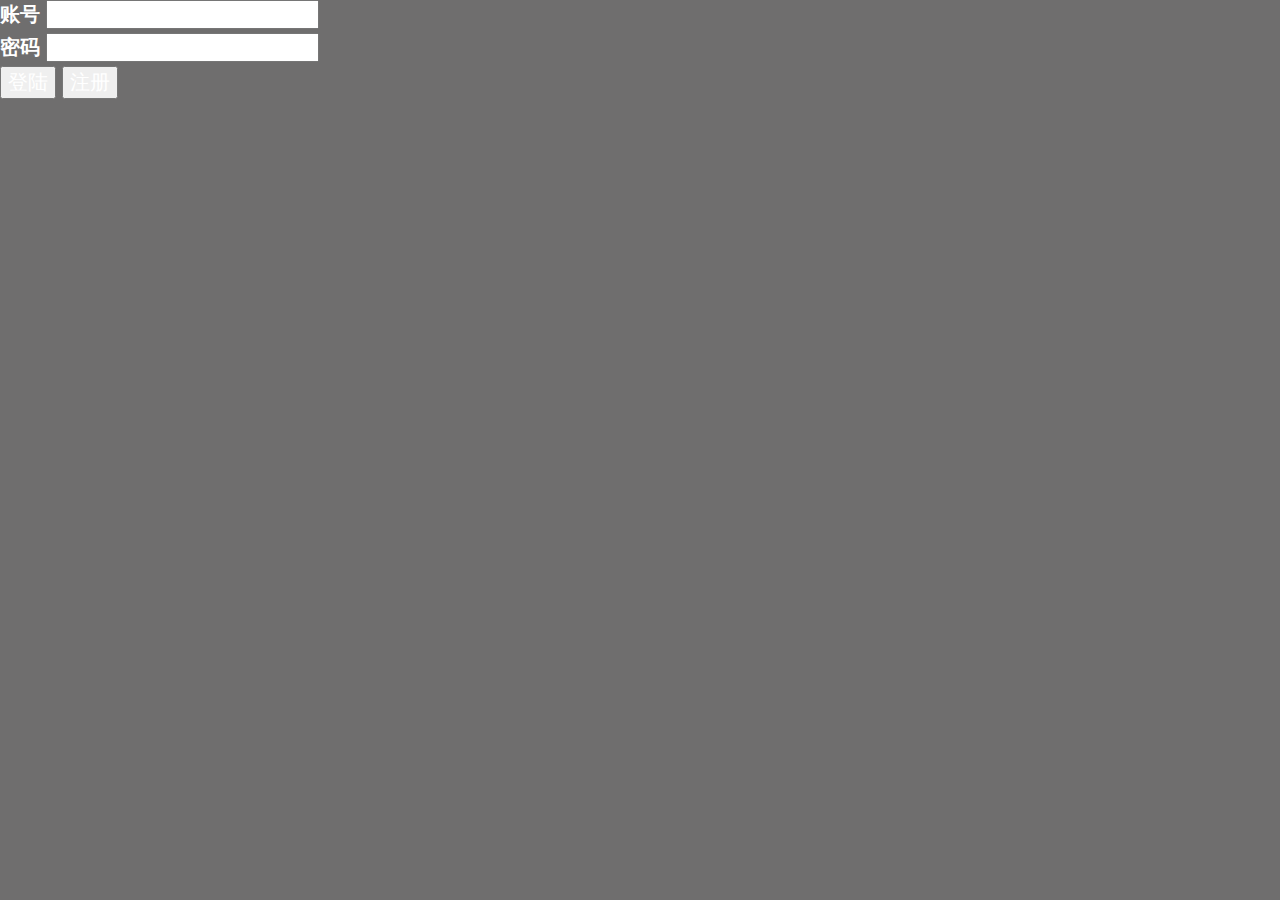
<file: index.html>
<!DOCTYPE html>
<html>
	<head>
		<meta charset="utf-8" />
		<title></title>
		<link rel="stylesheet" type="text/css" href="css/bootstrap.css">
		<link rel="stylesheet" type="text/css" href="css/index.css">
	</head>
	<body>
		<div id="container">
			<label>账号</label>
			<input type="text" name=""/>
			<br/>
			<label>密码</label>
			<input type="text" name=""/>
			<br/>
			<input type="submit" name="" value="登陆" />
			<input type="button" name="" value="注册">
		</div>
	</body>
</html>
</file>
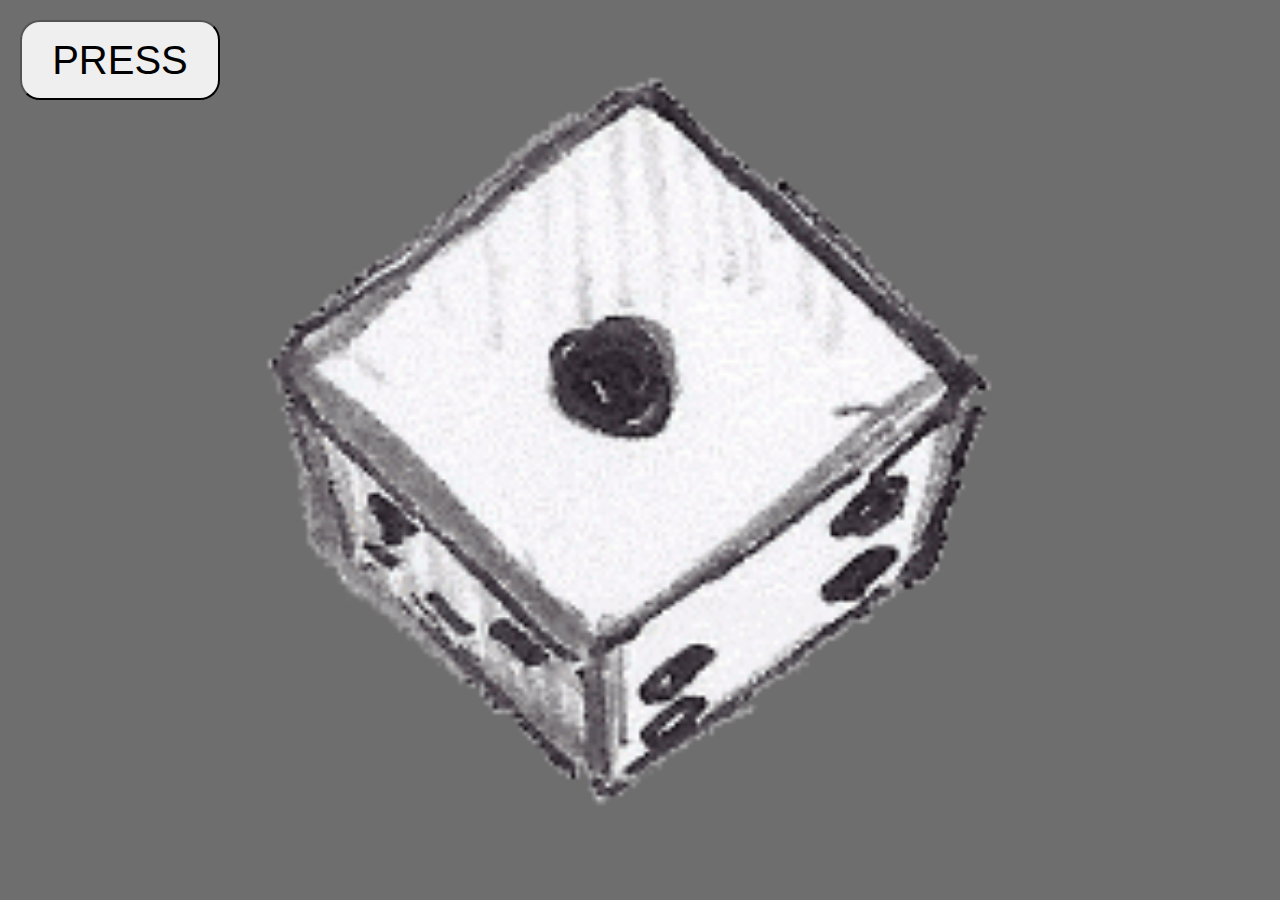
<file: main.html>
<!DOCTYPE html>
<html>
	<head>
		<meta charset="UTF-8">
		<title></title>
		<link rel="stylesheet" href="css/main.css" />
		<link rel="stylesheet" href="css/dice.css"  /> 
		<!--<link rel="stylesheet" type="text/css" href="css/bootstrap.min.css">-->
		<script src="js/sifter-js.js"></script>
		<!--<script type="text/javascript" src="js/jquery.js" ></script>-->
		<script src="js/diceMove.js"></script>
		<script src="js/dicePress.js"></script>
		<script src="js/pic.js"></script>
	</head>
	<body style="overflow: auto">
		<!--顶部图片top-->
		<div id="top" class="top">
			<img class="img-top" id="img-top" src="img/main.gif" />
		</div>
		<!--骰子显示部分-->
		<div id="main" style="display: none;" class="center-block">
		    <div class="sifters">
		        <div class="wrap1">
		            <div id="dice1" class="dice dice_1"></div>
		        </div>
		        <div class="wrap2">
		            <div id="dice2" class="dice dice_2"></div>
		        </div>
		        <div class="wrap3">
		            <div id="dice3" class="dice dice_3"></div>
		        </div>
		        <div class="wrap4">
		            <div id="dice4" class="dice dice_4"></div>
		        </div>
		        <div class="wrap5">
		            <div id="dice5" class="dice dice_5"></div>
		        </div>
			</div>
			<!--统计结果显示-->
			<div class="des">
		        <p id="sum1"></p>
		        <p id="sum2"></p>
		        <p id="sum3"></p>
		        <p id="sum4"></p>
		        <p id="sum5"></p>
		        <p id="sum6"></p>
		    </div>
		</div>
		<!--底部图片bottom-->
		<div id="bottom" class="bottom">
			<img class="img-bottom" id="img-bottom" src="img/main.gif" />				
		</div>
		<!--声音控制-->
		<div id="vi"></div>		
		<!--操作按钮，此处应由摇一摇功能取代-->
		<input type="button" value="PRESS" id="button1"/>
	    <!--页面载入时就进行声音的加载，状态设置为预备播放的状态-->
		<audio  id="rocked_voice" src="voices/rocked.m4a" loop="loop"/>
		<audio  id="rocking_voice"  preload="auto" src="voices/rocking.m4a" loop="loop"/>
	</body>
</html>
</file>
<file: css/index.css>
body{
	margin: 0px 0px;
	padding: 0px 0px;
	color: #fff;
	font: 20px arial,sans-serif;
	height: 100%;
	overflow-y:hidden;
	background-color: #6f6e6e;
}
</file>
<file: css/main.css>
body{
	margin: 0px 0px;
	padding: 0px 0px;
	color: #fff;
	font: 20px arial,sans-serif;
	height: 100%;
	overflow-y:hidden;
	background-color: #6f6e6e;
}

.top-mask{
	-webkit-mask : -webkit-gradient(linear, left top, right bottom, from(rgba(0,0,0,1)), to(rgba(0,0,0,0)));
}

.top img{
	position:absolute;
	width: 75%;
	text-align: center;

    left:0;
    right:0;
    top: 0;
    bottom: 0;
    margin: auto;
}

.bottom img{
	position:absolute;
	width: 75%;
	opacity: 0.5;
	text-align: center;

    left:0;
    right:0;
    top: 0;
    bottom: 0;
    margin: auto;
}

.box{
	text-align: center;
}

.des{
	font-size: 210%;
}

#button1{
	border-radius: 20px;
	position: absolute;
	left: 20px;
	top: 20px;
	height: 80px;
	width: 200px;
	font-size: 40px;
}
</file>
<file: css/dice.css>
#main{
	height: 20%;
	position: absolute;
    text-align: center;
    left:0;
    right:0;
    top: 0;
    bottom: 0;
    margin: auto;
}
.sifters {
	
	width: 100%;
}

.wrap1 {
	display: inline-block;
	width: 70px;
	height: 150px;
	margin: 20px 10px 20px 10px;
}

.wrap2 {
	display: inline-block;
	width: 70px;
	height: 150px;
	margin: 20px 10px 20px 10px;
}

.wrap3 {
	display: inline-block;
	width: 70px;
	height: 150px;
	margin: 20px 10px 20px 10px;
}

.wrap4 {
	display: inline-block;
	width: 70px;
	height: 150px;
	margin: 20px 10px 20px 10px;
}

.wrap5 {
	display: inline-block;
	width: 70px;
	height: 150px;
	margin: 20px 10px 20px 10px;
}

.dice {
	width: 90px;
	height: 90px;
	background:url(../img/dice.png) no-repeat;
	cursor: pointer;
}

.dice_1 {
	background-position: -5px -4px
}

.dice_2 {
	background-position: -5px -107px
}

.dice_3 {
	background-position: -5px -212px
}

.dice_4 {
	background-position: -5px -317px
}

.dice_5 {
	background-position: -5px -427px
}

.dice_6 {
	background-position: -5px -538px
}

.dice_t {
	background-position: -5px -651px
}

.dice_s {
	background-position: -5px -763px
}

.dice_e {
	background-position: -5px -876px
}

p#result {
	text-align: center;
	font-size: 16px
}

p#result span {
	font-weight: bold;
	color: #f30;
	margin: 6px
}
</file>
